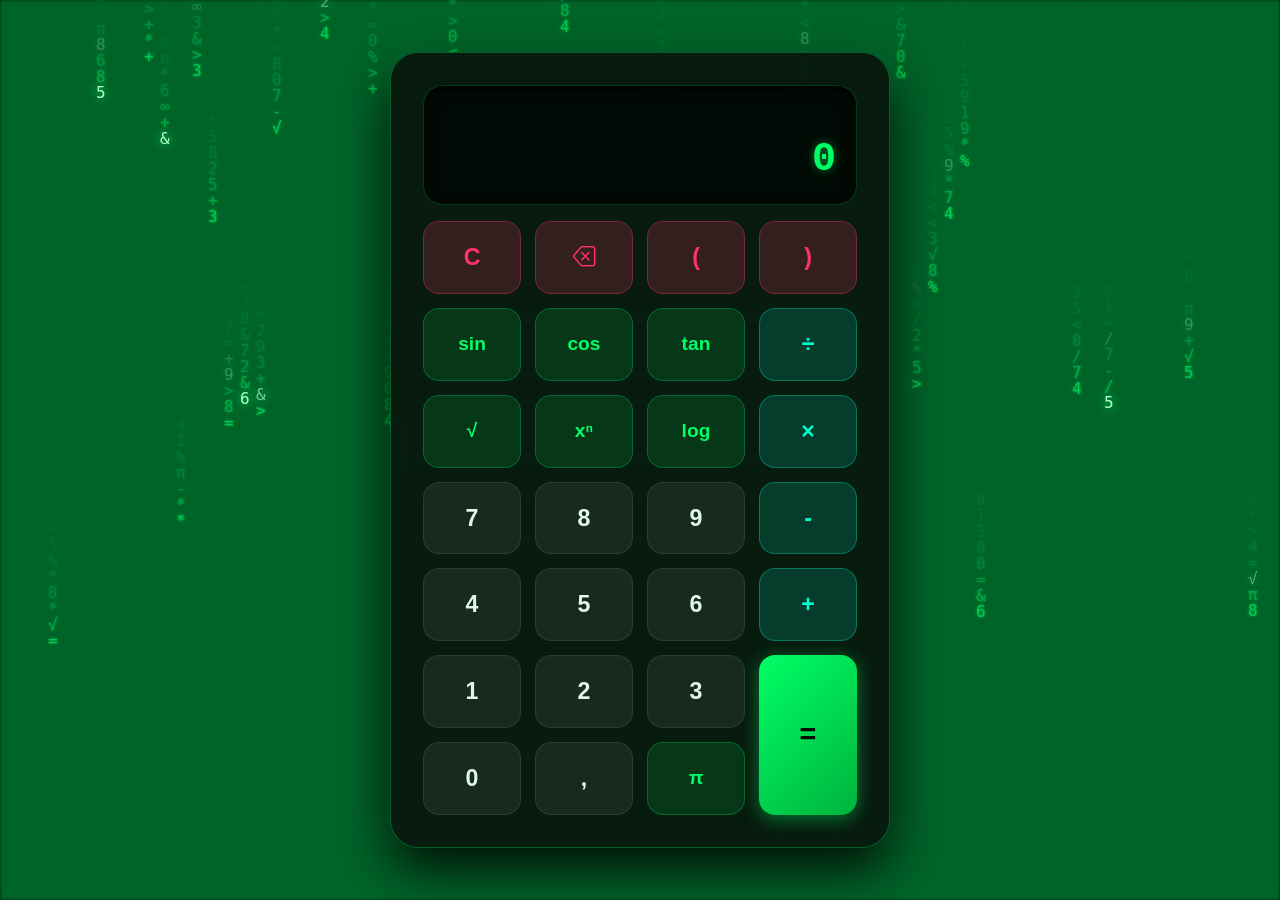
<file: index.html>
<!DOCTYPE html>
<html lang="pt-BR">
<head>
    <meta charset="UTF-8">
    <meta name="viewport" content="width=device-width, initial-scale=1.0">
    <title>Calculadora Científica Pro</title>
    
    <!-- Bootstrap 5 CSS -->
    <link href="https://cdn.jsdelivr.net/npm/bootstrap@5.3.0/dist/css/bootstrap.min.css" rel="stylesheet">
    <!-- Bootstrap Icons -->
    <link rel="stylesheet" href="https://cdn.jsdelivr.net/npm/bootstrap-icons@1.11.1/font/bootstrap-icons.css">
    <!-- CSS Personalizado -->
    <link rel="stylesheet" href="assets/css/css.css">
</head>
<body class="d-flex align-items-center justify-content-center min-vh-100 py-4">

    <div class="calculator-card">
        <!-- Histórico e Visor -->
        <div class="display-container p-3 mb-3">
            <div id="history" class="text-end text-muted small font-monospace overflow-hidden"></div>
            <div id="display" class="text-end display-5 font-monospace fw-bold text-white">0</div>
        </div>

        <!-- Teclado da Calculadora -->
        <div class="calculator-grid">
            <!-- Linha 1: Funções de Memória / Limpeza -->
            <button class="btn btn-func" onclick="clearDisplay()">C</button>
            <button class="btn btn-func" onclick="deleteLast()"><i class="bi bi-backspace"></i></button>
            <button class="btn btn-func" onclick="appendOp('(')">(</button>
            <button class="btn btn-func" onclick="appendOp(')')">)</button>

            <!-- Linha 2: Científica (Trigonometria e Pi) -->
            <button class="btn btn-sci" onclick="appendFunc('sin')">sin</button>
            <button class="btn btn-sci" onclick="appendFunc('cos')">cos</button>
            <button class="btn btn-sci" onclick="appendFunc('tan')">tan</button>
            <button class="btn btn-op" onclick="appendOp('/')">÷</button>

            <!-- Linha 3: Potências e Raízes -->
            <button class="btn btn-sci" onclick="appendFunc('sqrt')">√</button>
            <button class="btn btn-sci" onclick="appendOp('^')">xⁿ</button>
            <button class="btn btn-sci" onclick="appendFunc('log')">log</button>
            <button class="btn btn-op" onclick="appendOp('*')">×</button>

            <!-- Linha 4: Números e Operadores -->
            <button class="btn btn-num" onclick="appendNum('7')">7</button>
            <button class="btn btn-num" onclick="appendNum('8')">8</button>
            <button class="btn btn-num" onclick="appendNum('9')">9</button>
            <button class="btn btn-op" onclick="appendOp('-')">-</button>

            <!-- Linha 5 -->
            <button class="btn btn-num" onclick="appendNum('4')">4</button>
            <button class="btn btn-num" onclick="appendNum('5')">5</button>
            <button class="btn btn-num" onclick="appendNum('6')">6</button>
            <button class="btn btn-op" onclick="appendOp('+')">+</button>

            <!-- Linha 6 -->
            <button class="btn btn-num" onclick="appendNum('1')">1</button>
            <button class="btn btn-num" onclick="appendNum('2')">2</button>
            <button class="btn btn-num" onclick="appendNum('3')">3</button>
            <button class="btn btn-equal row-span-2" onclick="calculate()">=</button>

            <!-- Linha 7 -->
            <button class="btn btn-num" onclick="appendNum('0')">0</button>
            <button class="btn btn-num" onclick="appendNum('.')">,</button>
            <button class="btn btn-sci" onclick="appendNum('π')">π</button>
        </div>
    </div>

    <!-- JavaScript Personalizado -->
    <script src="assets/js/calculo.js"></script>
</body>
</html>
</file>
<file: assets/css/css.css>
/* Fundo Noturno Fundo / Matrix */
body {
    background: #020c06; /* Verde escuro profundo */
    font-family: 'Segoe UI', Tahoma, Geneva, Verdana, sans-serif;
    color: #ffffff;
    position: relative;
    overflow-x: hidden;
}

/* Canvas para a Animação Hacker */
#starfield {
    position: fixed;
    top: 0;
    left: 0;
    width: 100vw;
    height: 100vh;
    z-index: 0;
    pointer-events: none;
}

/* Card Principal da Calculadora */
.calculator-card {
    position: relative;
    z-index: 10;
    background: rgba(8, 18, 12, 0.88);
    backdrop-filter: blur(20px);
    -webkit-backdrop-filter: blur(20px);
    border: 1px solid rgba(0, 255, 102, 0.3);
    border-radius: 28px;
    padding: 32px;
    box-shadow: 0 20px 50px rgba(0, 0, 0, 0.9), 0 0 30px rgba(0, 255, 102, 0.15);
    width: 100%;
    max-width: 500px;
}

/* Visor LCD */
.display-container {
    background: rgba(0, 5, 2, 0.75);
    border-radius: 20px;
    border: 1px solid rgba(0, 255, 102, 0.2);
    padding: 20px !important;
    min-height: 120px;
    display: flex;
    flex-direction: column;
    justify-content: space-between;
    word-break: break-all;
    box-shadow: inset 0 4px 12px rgba(0, 0, 0, 0.8);
}

#history {
    min-height: 24px;
    font-size: 1.1rem;
    color: rgba(0, 255, 102, 0.6) !important;
}

#display {
    font-size: 2.5rem !important;
    color: #00ff66 !important;
    text-shadow: 0 0 10px rgba(0, 255, 102, 0.5);
}

/* Grid de Botões */
.calculator-grid {
    display: grid;
    grid-template-columns: repeat(4, 1fr);
    gap: 14px;
}

/* Estilo Base dos Botões */
.btn {
    border-radius: 16px;
    padding: 18px 0;
    font-size: 1.45rem;
    font-weight: 600;
    border: none;
    transition: all 0.2s ease;
    touch-action: manipulation;
}

.btn:active {
    transform: scale(0.94);
}

/* Botões Numéricos */
.btn-num {
    background: rgba(255, 255, 255, 0.07);
    color: #e0f8e8;
    border: 1px solid rgba(255, 255, 255, 0.08);
}
.btn-num:hover {
    background: rgba(0, 255, 102, 0.15);
    color: #ffffff;
    box-shadow: 0 0 12px rgba(0, 255, 102, 0.2);
}

/* Botões de Operadores Base (+, -, *, /) */
.btn-op {
    background: rgba(0, 255, 204, 0.15);
    color: #00ffcc;
    border: 1px solid rgba(0, 255, 204, 0.3);
}
.btn-op:hover {
    background: rgba(0, 255, 204, 0.35);
    color: #ffffff;
    box-shadow: 0 0 15px rgba(0, 255, 204, 0.4);
}

/* Botões Científicos (sin, cos, tan, √, log) */
.btn-sci {
    background: rgba(0, 255, 102, 0.12);
    color: #00ff66;
    font-size: 1.2rem;
    border: 1px solid rgba(0, 255, 102, 0.25);
}
.btn-sci:hover {
    background: rgba(0, 255, 102, 0.3);
    color: #ffffff;
    box-shadow: 0 0 15px rgba(0, 255, 102, 0.4);
}

/* Botões de Função (Limpar, Apagar, Parênteses) */
.btn-func {
    background: rgba(255, 51, 102, 0.18);
    color: #ff3366;
    border: 1px solid rgba(255, 51, 102, 0.35);
}
.btn-func:hover {
    background: rgba(255, 51, 102, 0.35);
    color: #ffffff;
    box-shadow: 0 0 15px rgba(255, 51, 102, 0.5);
}

/* Botão Igual (=) */
.btn-equal {
    grid-row: span 2;
    background: linear-gradient(135deg, #00ff66, #00b33c);
    color: #020c06;
    font-weight: 700;
    font-size: 1.8rem;
    box-shadow: 0 4px 18px rgba(0, 255, 102, 0.4);
}
.btn-equal:hover {
    background: linear-gradient(135deg, #38ef7d, #00ff66);
    color: #000000;
    box-shadow: 0 6px 25px rgba(0, 255, 102, 0.7);
}

/* Responsividade para Celulares */
@media (max-width: 520px) {
    .calculator-card {
        padding: 20px;
        border-radius: 20px;
        max-width: 95%;
    }
    
    .btn {
        padding: 12px 0;
        font-size: 1.25rem;
    }

    #display {
        font-size: 2rem !important;
    }
}
</file>
